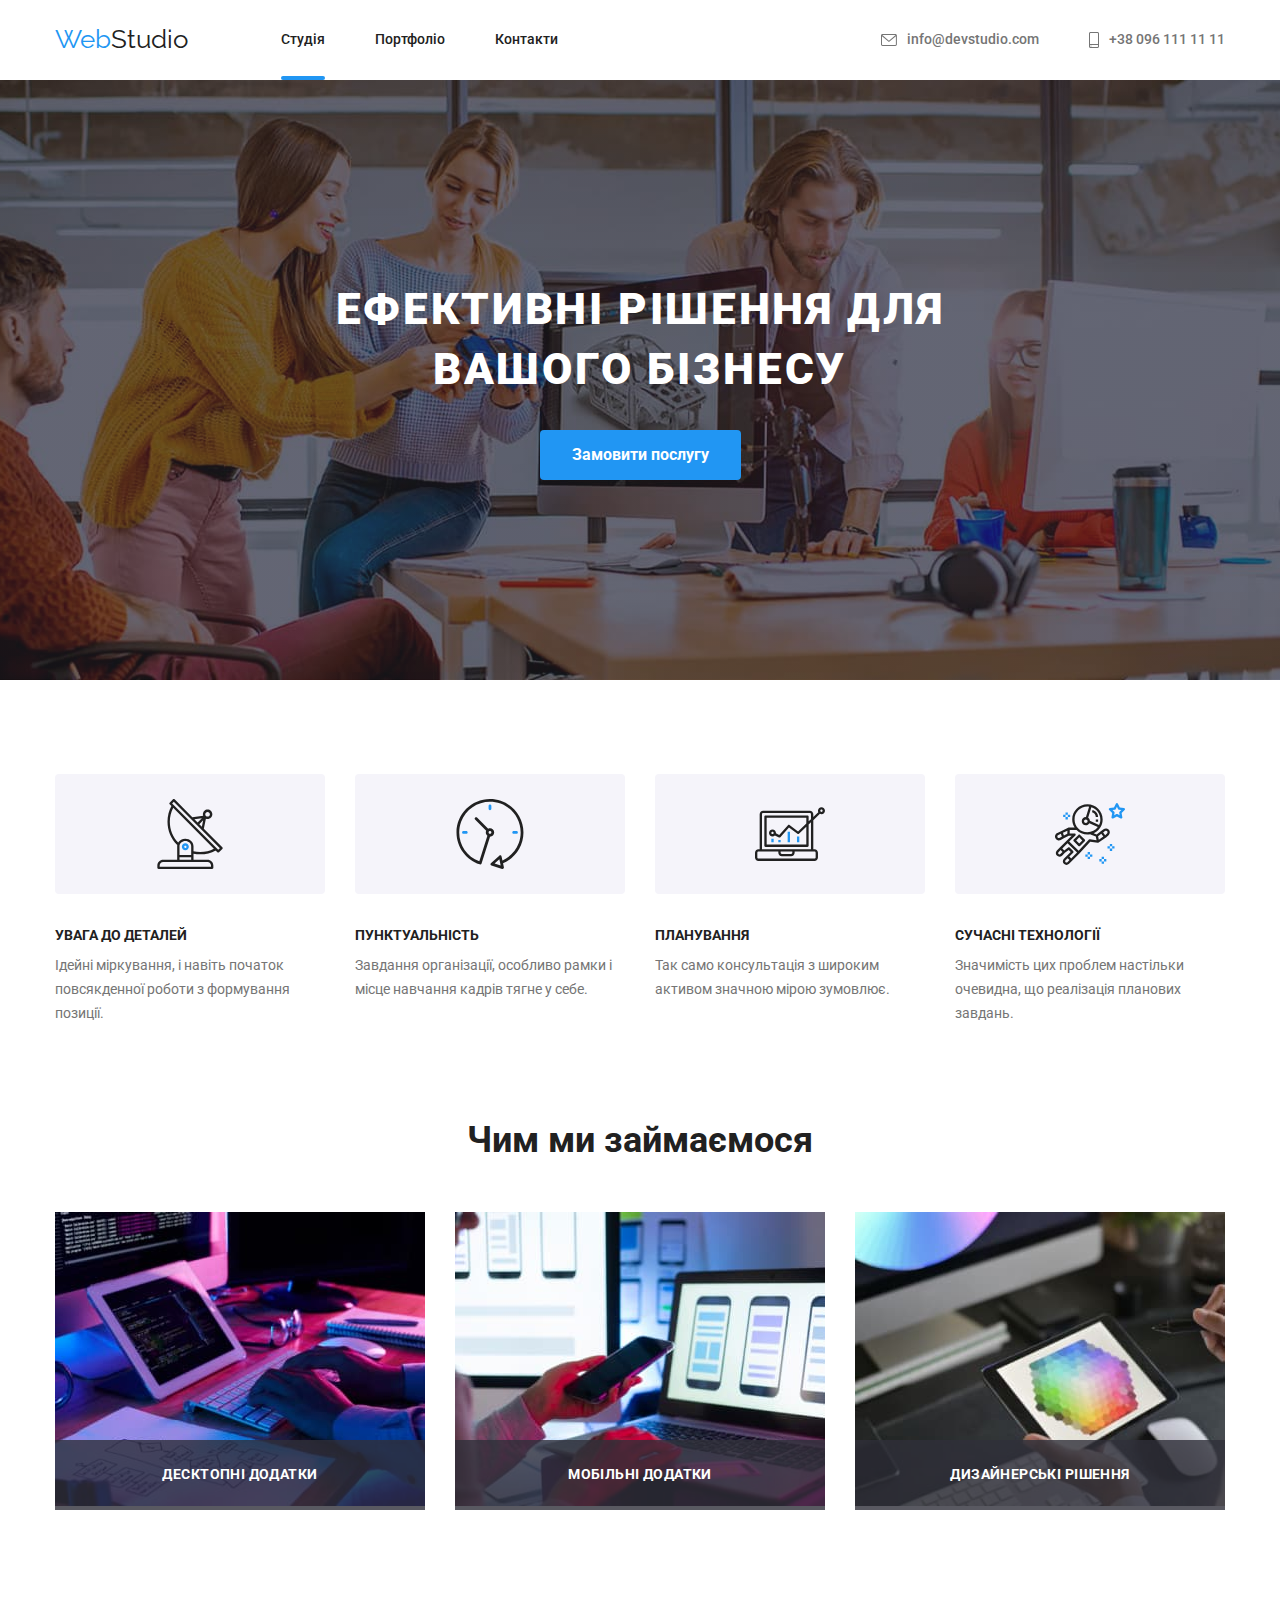
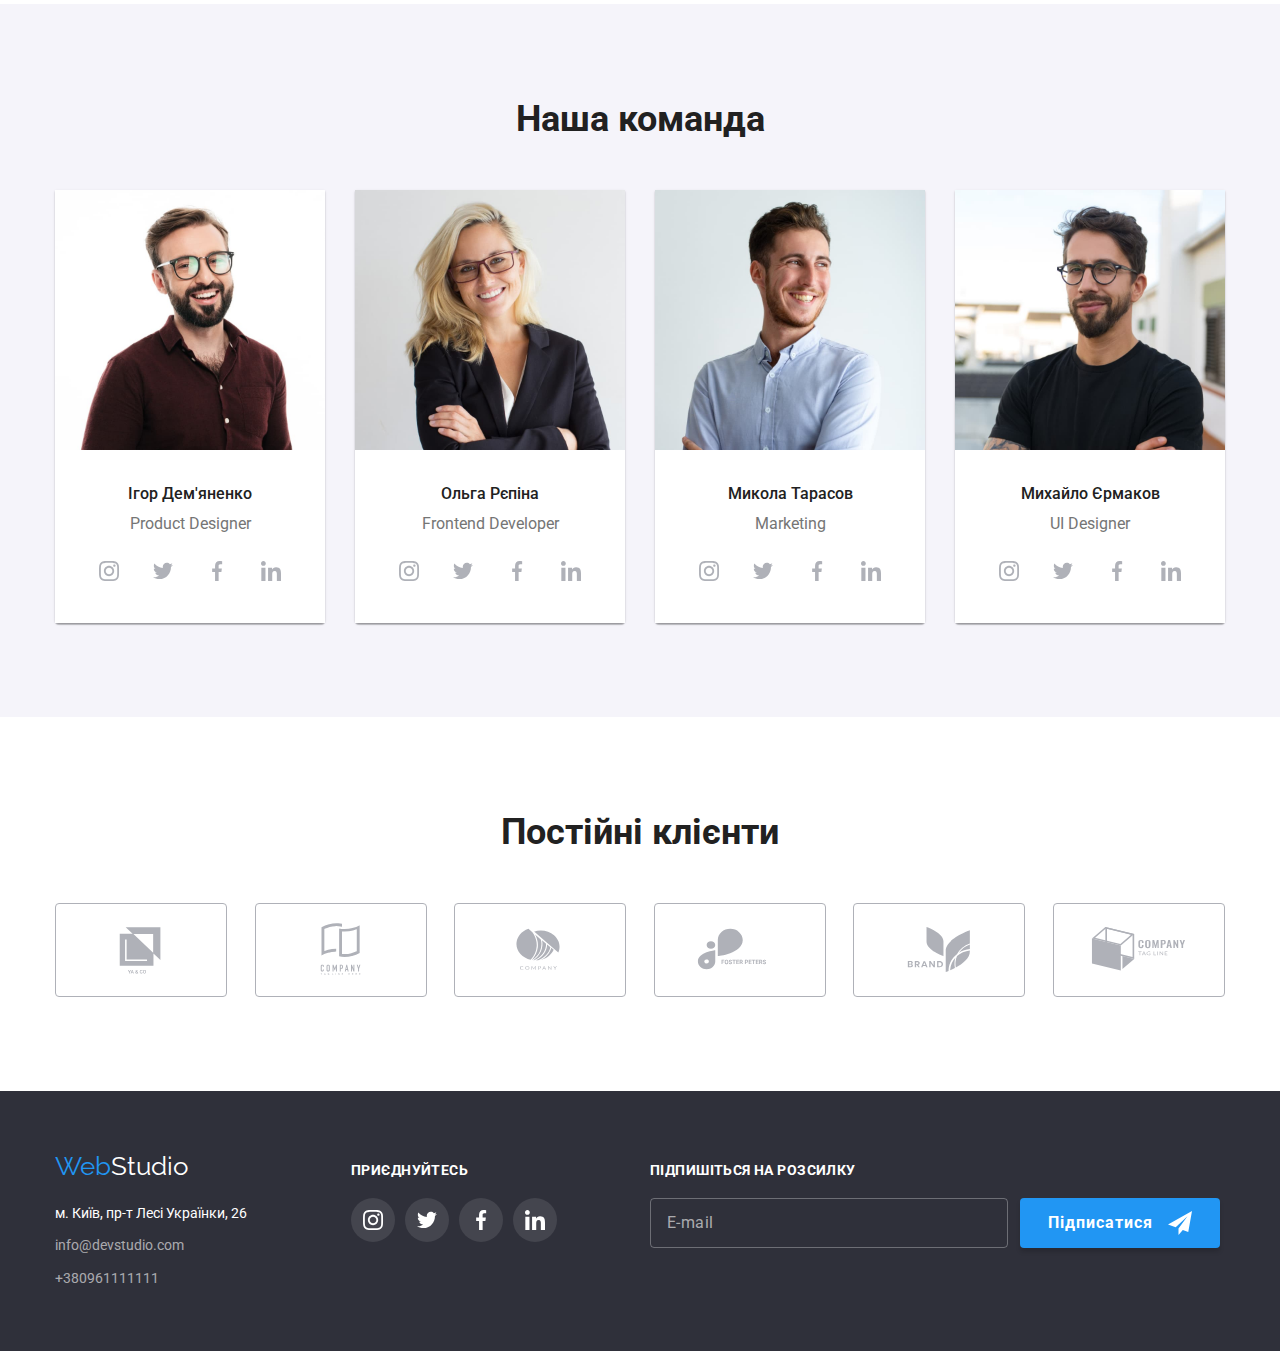
<file: index.html>
<!DOCTYPE html>
<html lang="uk">
  <head>
    <meta charset="UTF-8" />
    <meta http-equiv="X-UA-Compatible" content="IE=edge" />
    <meta name="viewport" content="width=device-width, initial-scale=1.0" />
    <title>Document</title>
    <link rel="preconnect" href="https://fonts.googleapis.com">
    <link rel="preconnect" href="https://fonts.gstatic.com" crossorigin>
    <link href="https://fonts.googleapis.com/css2?family=Raleway:wght@700&family=Roboto:wght@400;500;700;900&display=swap"
      rel="stylesheet">    
    <link rel="stylesheet" href="./css/main.min.css">
    
  </head>
  <body>
    <!-- Шапка -->
    <header class="header">
      <div class="nav-container">
        <nav class="site-nav">
        <a href="./index.html" lang="en" class="logo">Web<span class="logo__accent">Studio</span></a>
        <ul class="site-nav__list">
          <li class="site-nav__item"><a href="" class="site-nav__link current">Студія</a></li>
          <li class="site-nav__item"><a href="./portfolio.html" class="site-nav__link">Портфоліо</a></li>
          <li class="site-nav__item"><a href="" class="site-nav__link">Контакти</a></li>
        </ul>
      </nav>
      <div class="contact-wrap">
        <ul class="contact-wrap__list">
          <li class="contact-wrap__item">
            <a class="contact-wrap__contact" href="mailto:info@devstudio.com">
            <svg class="contact-wrap__icon" width="16" height="16">
              <use href="./images/symbol-defs.svg#icon-envelope"></use>
            </svg>info@devstudio.com</a>
          </li>
          <li class="contact-wrap__item">
            <a class="contact-wrap__contact" href="tel:+380961111111">
              <svg class="contact-wrap__icon" width="10" height="16">
                <use href="./images/symbol-defs.svg#icon-smartphone"></use>
              </svg>+38 096 111 11 11</a>
          </li>
        </ul>
      </div>
    </div>
    </header>
    <main>
      <!-- hero -->
      <section class="hero ">
          <h1 class="hero__title">Ефективні рішення для<br> вашого бізнесу</h1>
          <button type="button" class="hero__button" data-modal-open >Замовити послугу</button>
      </section>
      <!-- feature -->
      <section class="feature">
        <h2 class="feature__hide stealth">Особливості</h2>
        <div class="container">
          <ul class="feature__list">
            <li class="feature__item">
              <svg class="feature__icon" width="270" height="120">
                <use href="./images/symbol-defs.svg#icon-antenna"></use>
              </svg>
              <h3 class="feature__title">УВАГА ДО ДЕТАЛЕЙ</h3>
              <p class="feature__text">
                Ідейні міркування, і навіть початок повсякденної роботи з
                формування позиції.
              </p>
            </li>
            <li class="feature__item">
              <svg class="feature__icon" width="270" height="120">
                <use href="./images/symbol-defs.svg#icon-clock"></use>
              </svg>
              <h3 class="feature__title">ПУНКТУАЛЬНІСТЬ</h3>
              <p class="feature__text">
                Завдання організації, особливо рамки і місце навчання кадрів тягне
                у себе.
              </p>
            </li>
            <li class="feature__item">
              <svg class="feature__icon" width="270" height="120">
                <use href="./images/symbol-defs.svg#icon-diagram"></use>
              </svg>
              <h3 class="feature__title">ПЛАНУВАННЯ</h3>
              <p class="feature__text">
                Так само консультація з широким активом значною мірою зумовлює.
              </p>
            </li>
            <li class="feature__item">
              <svg class="feature__icon" width="270" height="120">
                <use href="./images/symbol-defs.svg#icon-astronaut"></use>
              </svg>
              <h3 class="feature__title">СУЧАСНІ ТЕХНОЛОГІЇ</h3>
              <p class="feature__text">
                Значимість цих проблем настільки очевидна, що реалізація планових
                завдань.
              </p>
            </li>
          </ul>
        </div>
      </section>
      <!-- work -->
      <section class="work">
        <div class="container">
          <h2 class="work__title">Чим ми займаємося</h2>
          <ul class="work__list">
            <li class="work__item">
             <div class="work__tumbe">
              <img src="./images/box1.jpg" alt="фото процесу" width="370" />
              <div class="work__box">
                <p class="work__text">Десктопні додатки</p>
              </div>
            </div>
            </li>
            <li class="work__item">
              <div class="work__tumbe">
                <img src="./images/box2.jpg" alt="фото процесу" width="370" />
                <div class="work__box">
                  <p class="work__text">Мобільні додатки</p>
                </div>
              </div>
            </li>
            <li class="work__item">
              <div class="work__tumbe">
                <img src="./images/box3.jpg" alt="фото процесу" width="370" />
                <div class="work__box">
                  <p class="work__text">Дизайнерські рішення</p>
                </div>
              </div>
            </li>
          </ul>
        </div>
      </section>
      <!-- section -->
      <section class="team">
        <div class="container">
          <h2 class="team__title">Наша команда</h2>
          <ul class="team__list">
            <li class="team__item ">
              <img src="./images/Igor.jpg" alt="Ігор Дем'яненко" width="270" />
              <div class="about-them">
                <h3 class="about-them__title">Ігор Дем'яненко</h3>
                <p class="about-them__text">Product Designer</p>
                <ul class="about-them__list">
                  <li class="about-them__social-item">
                    <a href="" class="about-them__team-link about-them__social-link link" target="_blank" rel="noreferrer noopener">
                      <svg class="about-them__icon-social about-them__team-icon" width="20" height="20">
                        <use href="./images/symbol-defs.svg#icon-instagram"></use>
                      </svg>
                    </a>
                  </li>
                  <li class="about-them__social-item">
                    <a href="" class="about-them__team-link about-them__social-link link" target="_blank" rel="noreferrer noopener">
                      <svg class="about-them__icon-social about-them__team-icon" width="20" height="20">
                        <use href="./images/symbol-defs.svg#icon-twitter"></use>
                      </svg>
                    </a>
                  </li>
                  <li class="about-them__social-item">
                    <a href="" class="about-them__team-link about-them__social-link link" target="_blank" rel="noreferrer noopener">
                      <svg class="about-them__icon-social about-them__team-icon" width="20" height="20">
                        <use href="./images/symbol-defs.svg#icon-facebook"></use>
                      </svg>
                    </a>
                  </li>
                  <li class="about-them__social-item">
                    <a href="" class="about-them__team-link about-them__social-link link" target="_blank" rel="noreferrer noopener">
                      <svg class="about-them__icon-social about-them__team-icon" width="20" height="20">
                        <use href="./images/symbol-defs.svg#icon-linkedin"></use>
                      </svg>
                    </a>
                  </li>
                </ul>
              </div>
            </li>
            <li class="team__item">
              <img src="./images/Olga.jpg" alt="Ольга Рєпіна" width="270" />
              <div class="about-them">
                <h3 class="about-them__title">Ольга Рєпіна</h3>
                <p class="about-them__text">Frontend Developer</p>
                <ul class="about-them__list">
                  <li class="about-them__social-item">
                    <a href="" class="about-them__team-link about-them__social-link link" target="_blank" rel="noreferrer noopener">
                      <svg class="about-them__icon-social about-them__team-icon" width="20" height="20">
                        <use href="./images/symbol-defs.svg#icon-instagram"></use>
                      </svg>
                    </a>
                  </li>
                  <li class="social-item">
                    <a href="" class="about-them__team-link about-them__social-link link" target="_blank" rel="noreferrer noopener">
                      <svg class="about-them__icon-social about-them__team-icon" width="20" height="20">
                        <use href="./images/symbol-defs.svg#icon-twitter"></use>
                      </svg>
                    </a>
                  </li>
                  <li class="social-item">
                    <a href="" class="about-them__team-link about-them__social-link link" target="_blank" rel="noreferrer noopener">
                      <svg class="about-them__icon-social about-them__team-icon" width="20" height="20">
                        <use href="./images/symbol-defs.svg#icon-facebook"></use>
                      </svg>
                    </a>
                  </li>
                  <li class="social-item">
                    <a href="" class="about-them__team-link about-them__social-link link" target="_blank" rel="noreferrer noopener">
                      <svg class="about-them__icon-social about-them__team-icon" width="20" height="20">
                        <use href="./images/symbol-defs.svg#icon-linkedin"></use>
                      </svg>
                    </a>
                  </li>
                </ul>
              </div>
            </li>
            <li class="team__item">
              <img src="./images/Mykola.jpg" alt="Микола Тарасов" width="270" />
              <div class="about-them">
                <h3 class="about-them__title">Микола Тарасов</h3>
                <p class="about-them__text">Marketing</p>
                <ul class="about-them__list">
                  <li class="about-them__social-item">
                    <a href="" class="about-them__team-link about-them__social-link link" target="_blank" rel="noreferrer noopener">
                      <svg class="about-them__icon-social about-them__team-icon" width="20" height="20">
                        <use href="./images/symbol-defs.svg#icon-instagram"></use>
                      </svg>
                    </a>
                  </li>
                  <li class="social-item">
                    <a href="" class="about-them__team-link about-them__social-link link" target="_blank" rel="noreferrer noopener">
                      <svg class="about-them__icon-social about-them__team-icon" width="20" height="20">
                        <use href="./images/symbol-defs.svg#icon-twitter"></use>
                      </svg>
                    </a>
                  </li>
                  <li class="social-item">
                    <a href="" class="about-them__team-link about-them__social-link link" target="_blank" rel="noreferrer noopener">
                      <svg class="about-them__icon-social about-them__team-icon" width="20" height="20">
                        <use href="./images/symbol-defs.svg#icon-facebook"></use>
                      </svg>
                    </a>
                  </li>
                  <li class="social-item">
                    <a href="" class="about-them__team-link about-them__social-link link" target="_blank" rel="noreferrer noopener">
                      <svg class="about-them__icon-social about-them__team-icon" width="20" height="20">
                        <use href="./images/symbol-defs.svg#icon-linkedin"></use>
                      </svg>
                    </a>
                  </li>
                </ul>
              </div>
            </li>
            <li class="team__item">
              <img src="./images/Mikhailo.jpg" alt="Михайло Єрмаков" width="270" />
              <div class="about-them">
                <h3 class="about-them__title">Михайло Єрмаков</h3>
                <p class="about-them__text">UI Designer</p>
                <ul class="about-them__list">
                  <li class="about-them__social-item">
                    <a href="" class="about-them__team-link about-them__social-link link" target="_blank" rel="noreferrer noopener">
                      <svg class="about-them__icon-social about-them__team-icon" width="20" height="20">
                        <use href="./images/symbol-defs.svg#icon-instagram"></use>
                      </svg>
                    </a>
                  </li>
                  <li class="social-item">
                    <a href="" class="about-them__team-link about-them__social-link link" target="_blank" rel="noreferrer noopener">
                      <svg class="about-them__icon-social about-them__team-icon" width="20" height="20">
                        <use href="./images/symbol-defs.svg#icon-twitter"></use>
                      </svg>
                    </a>
                  </li>
                  <li class="social-item">
                    <a href="" class="about-them__team-link about-them__social-link link" target="_blank" rel="noreferrer noopener">
                      <svg class="about-them__icon-social about-them__team-icon" width="20" height="20">
                        <use href="./images/symbol-defs.svg#icon-facebook"></use>
                      </svg>
                    </a>
                  </li>
                  <li class="social-item">
                    <a href="" class="about-them__team-link about-them__social-link link" target="_blank" rel="noreferrer noopener">
                      <svg class="about-them__icon-social about-them__team-icon" width="20" height="20">
                        <use href="./images/symbol-defs.svg#icon-linkedin"></use>
                      </svg>
                    </a>
                  </li>
                </ul>
              </div>
            </li>
          </ul>
        </div>
      </section>
      <!-- client -->
      <section class="client">
        <div class="container">
          <h2 class="client__title">Постійні клієнти</h2>
          <ul class="client__list">
            <li class="client__item">
              <a href="" class="client__link link" target="_blank" rel="noreferrer noopener">
                <svg class="client__icon" width="170" height="92">
                  <use href="./images/symbol-defs.svg#icon-Logo"></use>
                </svg>
              </a>
            </li>
            <li class="client-item">
              <a href="" class="client__link link" target="_blank" rel="noreferrer noopener">
                <svg class="client__icon" width="170" height="92">
                  <use href="./images/symbol-defs.svg#icon-company"></use>
                </svg>
              </a>
            </li>
            <li class="client-item">
              <a href="" class="client__link link" target="_blank" rel="noreferrer noopener">
                <svg class="client__icon" width="170" height="92">
                  <use href="./images/symbol-defs.svg#icon-companypr"></use>
                </svg>
              </a>
            </li>
            <li class="client-item">
              <a href="" class="client__link link" target="_blank" rel="noreferrer noopener">
                <svg class="client__icon" width="170" height="92">
                  <use href="./images/symbol-defs.svg#icon-foster"></use>
                </svg>
              </a>
            </li>
            <li class="client-item">
              <a href="" class="client__link link" target="_blank" rel="noreferrer noopener">
                <svg class="client__icon" width="170" height="92">
                  <use href="./images/symbol-defs.svg#icon-brand"></use>
                </svg>
              </a>
            </li>
            <li class="client-item">
              <a href="" class="client__link link" target="_blank" rel="noreferrer noopener">
                <svg class="client__icon" width="170" height="92">
                  <use href="./images/symbol-defs.svg#icon-tagline"></use>
                </svg>
              </a>
            </li>
          </ul>
        </div>
      </section>
    </main>
    <footer class="footer">
      <div class="footer__block container">
        <div class=" footer__box">
        <a href="WebStudio" class="logo">Web<span class="footer__accent">Studio</span></a>
        <address class="footer__text">
          <ul class="footer__list">
            <li class="footer__contact">
              <a href="https://www.google.com/maps/@34.6805606,33.0451237,15z?hl=ru" target="_blank"
                rel="noreferrer noopener" class="footer__address">м. Київ, пр-т Лесі Українки, 26</a>
            </li>
            <li class="footer__contact">
              <a href="mailto:info@devstudio.com" class="footer__info">info@devstudio.com</a>
            </li>
            <li class="footer__contact">
              <a href="tel:+380961111111" class="footer__info">+380961111111</a>
            </li>
          </ul>
        </address>
      </div>
<div class="footer-join footer__box">
  <h2 class="footer-join__title">приєднуйтесь</h2>
  <ul class="footer-join__list">
    <li class="footer-join__item">
      <a href="" class="footer-join__link"
      target="_blank"
      rel="noreferrer noopener">
        <svg class="footer-join__icon" width="20" height="20">
          <use href="./images/symbol-defs.svg#icon-instagram"></use>
        </svg>
      </a>
    </li>
    <li class="footer-join__item">
      <a href="" class="footer-join__link"
      target="_blank"
      rel="noreferrer noopener">
        <svg class="footer-join__icon" width="20" height="20">
          <use href="./images/symbol-defs.svg#icon-twitter"></use>
        </svg>
      </a>
    </li>
    <li class="footer-join__item">
      <a href="" class="footer-join__link"
      target="_blank"
      rel="noreferrer noopener">
        <svg class="footer-join__icon" width="20" height="20">
          <use href="./images/symbol-defs.svg#icon-facebook"></use>
        </svg>
      </a>
    </li>
    <li class="footer-join__item">
      <a href="" class="footer-join__link"
      target="_blank"
      rel="noreferrer noopener">
        <svg class="footer-join__icon" width="20" height="20">
          <use href="./images/symbol-defs.svg#icon-linkedin"></use>
        </svg>
      </a>
    </li>
  </ul>
</div>
<!-- Підписатися на розсилку -->
<div class="footer-sub">
  <h2 class="footer-sub__title">Підпишіться на розсилку</h2>
  <form name="footer-sub__form">
    <div class="footer-sub__container">
      <label class="footer-sub__label">
        <input class="footer-sub__input" type="email" placeholder="E-mail" name="subscribe-email">
      </label>
      <button class="footer-sub__submit" type="submit">Підписатися
        <svg class="footer-sub__icon" width="24" height="24">
          <use href="./images/symbol-defs.svg#icon-icon-send"></use>
        </svg></button>
    </div>
  </form>
</div>
</div>
    </footer>
    <!-- Модальне вікно -->
    <div class="backdrop is-hidden" data-modal>
      <div class="modal">
        <button class="modal__close" data-modal-close>
          <svg class="icon-modal" width="18" height="18">
            <use href="./images/symbol-defs.svg#icon-close-black"></use>
          </svg>
        </button>
      
    <!-- Форма вікна -->
    <form class="feedback-form" name="feedback-form">
              <strong class="feedback-form__title">Залиште свої дані, ми вам передзвонимо</strong>
      <div class="">
        <ul class="feedback-form__list">
          <li class="feedback-form__item">
            <label class="feedback-form__lable">
              <span class="feedback-form__text">Ім'я</span>
              <input class="feedback-form__input" type="text" name="feedback-name">
              <svg class="feedback-form__icon" width="18" height="18">
                <use href="./images/symbol-defs.svg#icon-person-black"></use>
              </svg>
            </label>
          </li>
          <li class="feedback-form__item">
            <label class="feedback-form__lable">
              <span class="feedback-form__text">Телефон</span>
              <input class="feedback-form__input" type="tel" name="feedback-tel">
              <svg class="feedback-form__icon" width="18" height="18">
                <use href="./images/symbol-defs.svg#icon-phone-black"></use>
              </svg>
            </label>
          </li>
          <li class="feedback-form__item">
            <label class="feedback-form__lable">
              <span class="feedback-form__text">Пошта</span>
              <input class="feedback-form__input" type="email" name="feedback-email">
              <svg class="feedback-form__icon" width="18" height="18">
                <use href="./images/symbol-defs.svg#icon-email"></use>
              </svg>
            </label>
          </li>
          <li class="feedback-form__item">
            <label class="feedback-form__lable">
              <span class="feedback-form__text">Коментар</span>
              <textarea class="feedback-form__textarea feedback-form__input" name="feedback-comment" rows="10"
                placeholder="Введіть текст"></textarea>
            </label>
          </li>
        </ul>
       <div class="checkbox">
        <label class="checkbox__label">
          <input class="checkbox__input" type="checkbox">
          <svg class="checkbox__icon" width="16" height="15">
            <use href="./images/symbol-defs.svg#icon-icon-check"></use>
          </svg>
        </label>
        <p class="checkbox__text">Погоджуюся з розсилкою та приймаю <a class="checkbox__link" href="">Умови договору</a></p>
       </div>
      </div>
      <button class="feedback__submit button-primary" type="submit">Відправити</button>
    </form>
    </div>
    </div>
    <script src="./js/modal.js"></script>
  </body>
</html>
</file>
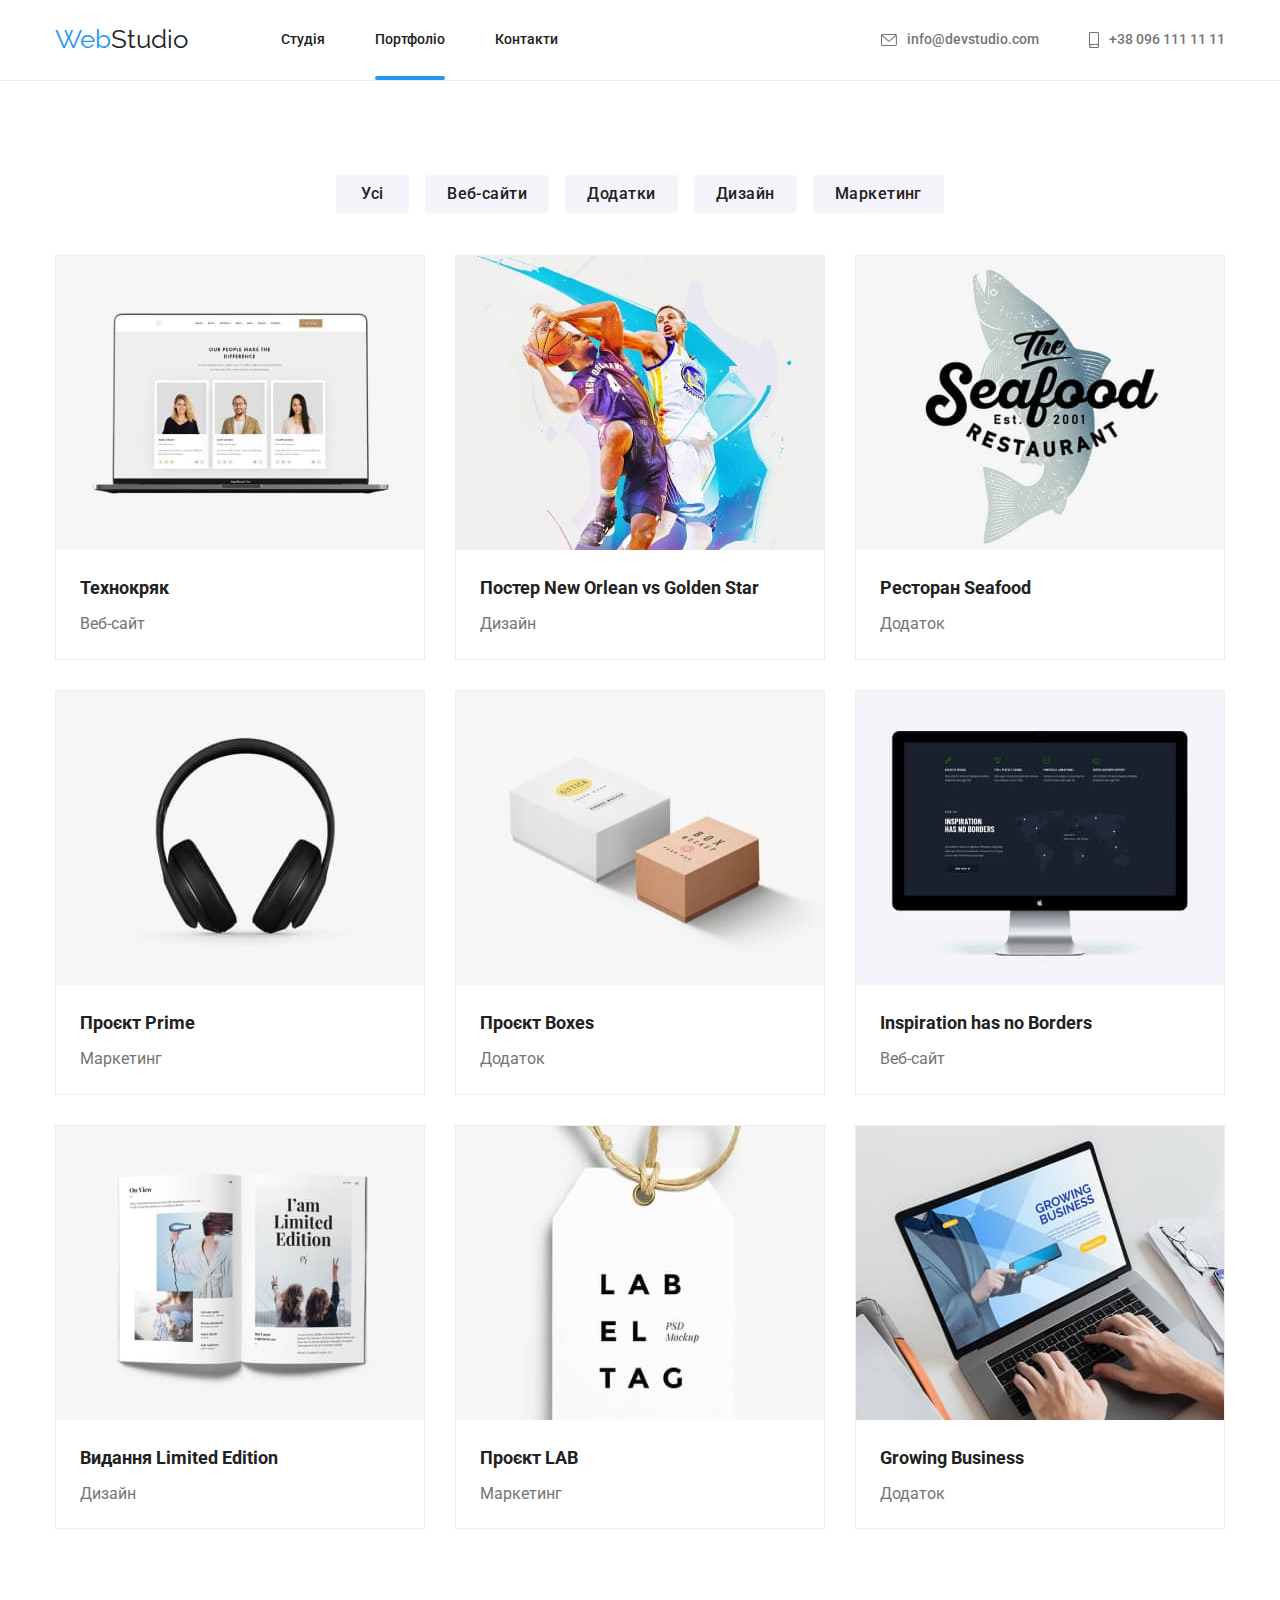
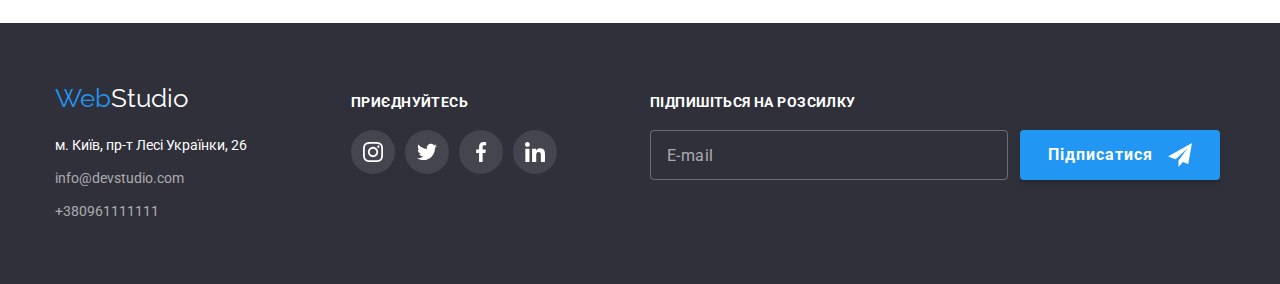
<file: portfolio.html>
<!DOCTYPE html>
<html lang="uk">

<head>
    <meta charset="UTF-8">
    <meta http-equiv="X-UA-Compatible" content="IE=edge">
    <meta name="viewport" content="width=device-width, initial-scale=1.0">
    <title>Portfolio</title>
    <link rel="preconnect" href="https://fonts.googleapis.com">
    <link rel="preconnect" href="https://fonts.gstatic.com" crossorigin>
    <link href="https://fonts.googleapis.com/css2?family=Raleway:wght@700&family=Roboto:wght@400;500;700;900&display=swap"
        rel="stylesheet">
    <link rel="stylesheet" href="https://cdnjs.cloudflare.com/ajax/libs/modern-normalize/1.1.0/modern-normalize.min.css">
    <link rel="stylesheet" href="./css/portfolio.min.css">
</head>

<body>
    <!-- Шапка -->
    <header class="header-portfolio">
        <div class="nav-container">
        <nav class="site-nav">
            <a href="./index.html" lang="en" class="logo">Web<span class="logo__accent">Studio</span></a>
            <ul class="site-nav__list">
                <li class="site-nav__item"><a href="./index.html" class="site-nav__link ">Студія</a></li>
                <li class="site-nav__item"><a href="" class="site-nav__link current">Портфоліо</a></li>
                <li class="site-nav__item"><a href="" class="site-nav__link">Контакти</a></li>
            </ul>
        </nav>
            <div class="contact-wrap">
                <ul class="contact-wrap__list">
                    <li class="contact-wrap__item">
                        <a class="contact-wrap__contact" href="mailto:info@devstudio.com">
                            <svg class="contact-wrap__icon" width="16" height="16">
                                <use href="./images/symbol-defs.svg#icon-envelope"></use>
                            </svg>info@devstudio.com</a>
                    </li>
                    <li class="contact-wrap__item">
                        <a class="contact-wrap__contact" href="tel:+380961111111">
                            <svg class="contact-wrap__icon" width="10" height="16">
                                <use href="./images/symbol-defs.svg#icon-smartphone"></use>
                            </svg>+38 096 111 11 11</a>
                    </li>
                </ul>
            </div>
            </div>
    </header>
    <main>
        <section class="main">
            <h1 class="main__hide stealth">Портфоліо</h1>
            <div class="container">
                <ul class="main__list">
                    <li class="main__item">
                    <button class="main__menu" type="button">Усі</button>
                </li>
                <li class="main__item">
                    <button class="main__menu" type="button">Веб-сайти</button>
                </li>
                <li class="main__item">
                    <button class="main__menu" type="button">Додатки</button>
                </li>
                <li class="main__item">
                    <button class="main__menu" type="button">Дизайн</button>
                </li>
                <li class="main__item">
                    <button class="main__menu" type="button">Маркетинг</button>
                </li>
            </ul>

            </div>
            
            <div class="portfolio">
                <ul class="portfolio__list">
                    <li class="portfolio__item">
                        <a class="portfolio__link" href="">
                            <div class="portfolio-block">
                            <img class="portfolio-block__image" src="./images/texno.jpg" alt="Технокряк" width="370">
                            <div class="portfolio-block__overflow">
                            Ресурс пропонує комплексні пропозиції з різним рівнем функціоналу та сервісів. Все це дозволить відвідувачу отримати
                            вичерпні відомості про компанію чи приватну особу.
                            </div>
                            </div>
                            <div class="portfolio-about">
                                <h2 class="portfolio-about__title">Технокряк</h2>
                                <p class="portfolio-about__text">Веб-сайт</p>
                            </div>
                        </a>
                    </li>
                    <li class="portfolio__item">
                        <a class="portfolio__link" href="">
                        <div class="portfolio-block">
                            <img class="portfolio-block__image" src="./images/porter.jpg"
                                alt="Постер New Orlean vs Golden Star" width="370">
                                <div class="portfolio-block__overflow">
                                    Ресурс пропонує комплексні пропозиції з різним рівнем функціоналу та сервісів. Все це дозволить відвідувачу отримати
                                    вичерпні відомості про компанію чи приватну особу.
                                </div>
                        </div>
                            <div class="portfolio-about">
                                <h2 class="portfolio-about__title">Постер <span lang="en">New Orlean vs Golden Star</span></h2>
                                <p class="portfolio-about__text">Дизайн</p>
                            </div>
                        </a>
                    </li>
                    <li class="portfolio__item">
                        <a href="" class="portfolio__link">
                        <div class="portfolio-block">
                            <img class="portfolio-block__image" src="./images/restorant.jpg" alt="Ресторан Seafood"
                                width="370">
                                <div class="portfolio-block__overflow">
                                    Ресурс пропонує комплексні пропозиції з різним рівнем функціоналу та сервісів. Все це дозволить відвідувачу отримати
                                    вичерпні відомості про компанію чи приватну особу.
                                </div>
                            </div>
                            <div class="portfolio-about">
                                <h2 class="portfolio-about__title">Ресторан <span lang="en">Seafood</span></h2>
                                <p class="portfolio-about__text">Додаток</p>
                            </div>
                        </a>
                    </li>
                    <li class="portfolio__item">
                        <a href="" class="portfolio__link">
                        <div class="portfolio-block">
                            <img class="portfolio-block__image" src="./images/proekt.jpg" alt="Проєкт Prime" width="370">
                            <div class="portfolio-block__overflow">
                                Ресурс пропонує комплексні пропозиції з різним рівнем функціоналу та сервісів. Все це дозволить відвідувачу отримати
                                вичерпні відомості про компанію чи приватну особу.
                            </div>
                        </div>
                            <div class="portfolio-about">
                                <h2 class="portfolio-about__title">Проєкт <span lang="en">Prime</span></h2>
                                <p class="portfolio-about__text">Маркетинг</p>
                            </div>
                        </a>
                    </li>
                    <li class="portfolio__item">
                        <a href="" class="portfolio__link">
                        <div class="portfolio-block">
                            <img class="portfolio-block__image" src="./images/proektbox.jpg" alt="Проєкт Boxes" width="370">
                            <div class="portfolio-block__overflow">
                                Ресурс пропонує комплексні пропозиції з різним рівнем функціоналу та сервісів. Все це дозволить відвідувачу отримати
                                вичерпні відомості про компанію чи приватну особу.
                            </div>
                        </div>
                            <div class="portfolio-about">
                                <h2 class="portfolio-about__title">Проєкт <span lang="en">Boxes</span></h2>
                                <p class="portfolio-about__text">Додаток</p>
                            </div>
                        </a>
                    </li>
                    <li class="portfolio__item">
                        <a href="" class="portfolio__link">
                        <div class="portfolio-block">
                            <img class="portfolio-block__image" src="./images/inspiration.jpg" alt="Inspiration has no Borders"
                                width="370">
                                <div class="portfolio-block__overflow">
                                    Ресурс пропонує комплексні пропозиції з різним рівнем функціоналу та сервісів. Все це дозволить відвідувачу отримати
                                    вичерпні відомості про компанію чи приватну особу.
                                </div>
                            </div>
                            <div class="portfolio-about">
                                <h2 lang="en" class="portfolio-about__title">Inspiration has no Borders</h2>
                                <p class="portfolio-about__text">Веб-сайт</p>
                        </div>
                        </a>
                    </li>
                    <li class="portfolio__item">
                        <a href="" class="portfolio__link">
                        <div class="portfolio-block">
                            <img class="portfolio-block__image" src="./images/vidannia.jpg" alt="Видання Limited Edition"
                                width="370">
                                <div class="portfolio-block__overflow">
                                    Ресурс пропонує комплексні пропозиції з різним рівнем функціоналу та сервісів. Все це дозволить відвідувачу отримати
                                    вичерпні відомості про компанію чи приватну особу.
                                </div>
                            </div>
                            <div class="portfolio-about">
                                <h2 class="portfolio-about__title">Видання <span lang="en">Limited Edition</span></h2>
                                <p class="portfolio-about__text">Дизайн</p>
                            </div>
                        </a>
                    </li>
                    <li class="portfolio__item">
                        <a href="" class="portfolio__link">
                        <div class="portfolio-block">
                            <img class="portfolio-block__image" src="./images/proektlab.jpg" alt="Проєкт LAB" width="370">
                            <div class="portfolio-block__overflow">
                                Ресурс пропонує комплексні пропозиції з різним рівнем функціоналу та сервісів. Все це дозволить відвідувачу отримати
                                вичерпні відомості про компанію чи приватну особу.
                            </div>
                        </div>
                            <div class="portfolio-about">
                                <h2 class="portfolio-about__title">Проєкт <span lang="en">LAB</span></h2>
                                <p class="portfolio-about__text">Маркетинг</p>
                            </div>
                        </a>
                    </li>
                    <li class="portfolio__item">
                        <a href="" class="portfolio__link">
                       <div class="portfolio-block">
                        <img class="portfolio-block__image" src="./images/growing.jpg" alt="Growing Business" width="370">
                        <div class="portfolio-block__overflow">
                            Ресурс пропонує комплексні пропозиції з різним рівнем функціоналу та сервісів. Все це дозволить відвідувачу отримати
                            вичерпні відомості про компанію чи приватну особу.
                        </div>
                        </div>
                            <div class="portfolio-about">
                                <h2 lang="en" class="portfolio-about__title">Growing Business</h2>
                                <p class="portfolio-about__text">Додаток</p>
                            </div>
                        </a>
                    </li>
                </ul>
            </div>

        </section>
    </main>
    <footer class="footer">
        <div class="footer__block container">
            <div class=" footer__box">
                <a href="WebStudio" class="logo">Web<span class="footer__accent">Studio</span></a>
                <address class="footer__text">
                    <ul class="footer__list">
                        <li class="footer__contact">
                            <a href="https://www.google.com/maps/@34.6805606,33.0451237,15z?hl=ru" target="_blank"
                                rel="noreferrer noopener" class="footer__address">м. Київ, пр-т Лесі Українки, 26</a>
                        </li>
                        <li class="footer__contact">
                            <a href="mailto:info@devstudio.com" class="footer__info">info@devstudio.com</a>
                        </li>
                        <li class="footer__contact">
                            <a href="tel:+380961111111" class="footer__info">+380961111111</a>
                        </li>
                    </ul>
                </address>
            </div>
            <div class="footer-join footer__box">
                <h2 class="footer-join__title">приєднуйтесь</h2>
                <ul class="footer-join__list">
                    <li class="footer-join__item">
                        <a href="" class="footer-join__link link" target="_blank" rel="noreferrer noopener">
                            <svg class="footer-join__icon" width="20" height="20">
                                <use href="./images/symbol-defs.svg#icon-instagram"></use>
                            </svg>
                        </a>
                    </li>
                    <li class="footer-join__item">
                        <a href="" class="footer-join__link link" target="_blank" rel="noreferrer noopener">
                            <svg class="footer-join__icon" width="20" height="20">
                                <use href="./images/symbol-defs.svg#icon-twitter"></use>
                            </svg>
                        </a>
                    </li>
                    <li class="footer-join__item">
                        <a href="" class="footer-join__link link" target="_blank" rel="noreferrer noopener">
                            <svg class="footer-join__icon" width="20" height="20">
                                <use href="./images/symbol-defs.svg#icon-facebook"></use>
                            </svg>
                        </a>
                    </li>
                    <li class="footer-join__item">
                        <a href="" class="footer-join__link link" target="_blank" rel="noreferrer noopener">
                            <svg class="footer-join__icon" width="20" height="20">
                                <use href="./images/symbol-defs.svg#icon-linkedin"></use>
                            </svg>
                        </a>
                    </li>
                </ul>
            </div>
            <!-- Підписатися на розсилку -->
            <div class="footer-sub">
                <h2 class="footer-sub__title">Підпишіться на розсилку</h2>
                <form name="footer-sub__form">
                    <div class="footer-sub__container">
                        <label class="footer-sub__label">
                            <input class="footer-sub__input" type="email" placeholder="E-mail" name="subscribe-email">
                        </label>
                        <button class="footer-sub__submit" type="submit">Підписатися
                            <svg class="footer-sub__icon" width="24" height="24">
                                <use href="./images/symbol-defs.svg#icon-icon-send"></use>
                            </svg></button>
                    </div>
                </form>
            </div>
        </div>
    </footer>
    <script src="./js/modal.js"></script>
</body>

</html>
</file>
<file: css/main.min.css>
:root{--primary-text-color: #757575;--title-text-color: #212121;--white-color: #FFFFFF;--blue-color: #2196F3;--hero-background-color: #2F303A;--second-background-color: #F5F4FA;--second-white-color: rgba(255, 255, 255, 0.6);--color-icon: #AFB1B8;--cubic: cubic-bezier(0.4, 0, 0.2, 1)}/*! modern-normalize v1.1.0 | MIT License | https://github.com/sindresorhus/modern-normalize */*,::after,::before{box-sizing:border-box}html{-moz-tab-size:4;-o-tab-size:4;tab-size:4}html{line-height:1.15;-webkit-text-size-adjust:100%}body{margin:0}body{font-family:system-ui,-apple-system,"Segoe UI",Roboto,Helvetica,Arial,sans-serif,"Apple Color Emoji","Segoe UI Emoji"}hr{height:0;color:inherit}abbr[title]{-webkit-text-decoration:underline dotted;text-decoration:underline dotted}b,strong{font-weight:bolder}code,kbd,pre,samp{font-family:ui-monospace,SFMono-Regular,Consolas,"Liberation Mono",Menlo,monospace;font-size:1em}small{font-size:80%}sub,sup{font-size:75%;line-height:0;position:relative;vertical-align:baseline}sub{bottom:-0.25em}sup{top:-0.5em}table{text-indent:0;border-color:inherit}button,input,optgroup,select,textarea{font-family:inherit;font-size:100%;line-height:1.15;margin:0}button,select{text-transform:none}[type=button],[type=reset],[type=submit],button{-webkit-appearance:button}::-moz-focus-inner{border-style:none;padding:0}:-moz-focusring{outline:1px dotted ButtonText}:-moz-ui-invalid{box-shadow:none}legend{padding:0}progress{vertical-align:baseline}::-webkit-inner-spin-button,::-webkit-outer-spin-button{height:auto}[type=search]{-webkit-appearance:textfield;outline-offset:-2px}::-webkit-search-decoration{-webkit-appearance:none}::-webkit-file-upload-button{-webkit-appearance:button;font:inherit}summary{display:list-item}body{background-color:var(--white-color);color:var(--primary-text-color);font-family:Roboto,sans-serif}h1,h2,h3,h4,h5,h6{margin:0}p{margin:0}ul{margin:0;padding:0;list-style:none}section{padding-top:94px;padding-bottom:94px}*,*::after,*::before{box-sizing:border-box}.container,.footer__block,.nav-container{width:1200px;padding-left:15px;padding-right:15px;margin:0 auto}.section{padding-top:94px;padding-bottom:94px}.stealth,.feature__hide{position:absolute;width:1px;height:1px;margin:-1px;padding:0;overflow:hidden;border:0;clip:rect(0 0 0 0)}.list,.footer__list,.work__list{list-style:none}.link,.site-nav__link{display:block;text-decoration:none;color:inherit;transition:color 250ms var(--cubic)}.section{padding-bottom:94px}.logo{color:var(--blue-color);font-family:Raleway;font-size:26px;line-height:1.19;text-decoration:none;margin-right:93px}.logo__accent{color:var(--title-text-color);font-family:"Raleway";font-size:26px;line-height:1.2}.nav-container{display:flex;align-items:center}.header-portfolio{border-bottom:1px solid #ececec}.site-nav{display:flex;align-items:center}.site-nav__list{display:flex;align-items:center;margin-left:93px;margin-left:auto;gap:50px}.site-nav__link{position:relative;display:block;padding-top:32px;padding-bottom:32px;color:var(--title-text-color);font-weight:500;font-size:14px;line-height:1.14;text-decoration:none;transition-property:color;transition-duration:250ms;transition-timing-function:var(--cubic)}.site-nav .site-nav__link:hover,.site-nav .site-nav__link:focus{color:var(--blue-color)}.site-nav .current::after{position:absolute;content:"";display:block;left:0;bottom:0;width:100%;height:4px;background-color:var(--blue-color);border-radius:2px}.contact-wrap{display:flex;gap:50px;margin-left:auto}.contact-wrap__list{display:flex;align-items:center;margin-left:93px;margin-left:auto;gap:50px}.contact-wrap__item{position:relative;display:block;padding-top:32px;padding-bottom:32px}.contact-wrap__contact{color:var(--primary-text-color);display:flex;align-items:center;font-weight:500;font-size:14px;line-height:1.14;text-decoration:none;transition:color 250ms var(--cubic)}.contact-wrap__contact:hover,.contact-wrap__contact:focus{color:var(--blue-color)}.contact-wrap__icon{vertical-align:text-bottom;margin-right:10px;fill:currentColor}.nav-item>.link,.nav-item>.site-nav__link,.contacts-item>.link,.contacts-item>.site-nav__link{position:relative;display:block;padding-top:32px;padding-bottom:32px}.hero{display:flex;flex-direction:column;justify-content:center;align-items:center;padding-top:200px;padding-bottom:200px;background-color:var(--hero-background-color);text-align:center;max-width:1600px;margin:0 auto;background-image:linear-gradient(rgba(47, 48, 58, 0.4), rgba(47, 48, 58, 0.4)),url(../images/bghero.jpg);background-repeat:no-repeat;background-position:center}.hero__title{color:var(--white-color);font-weight:900;font-size:44px;line-height:1.36;text-transform:uppercase;letter-spacing:.06em;margin-bottom:30px}.hero__button{color:var(--white-color);background-color:var(--blue-color);cursor:pointer;font-family:inherit;font-weight:700;font-size:16px;line-height:1.88;align-items:center;text-align:center;padding:10px 32px;border-radius:4px;border:none;transition:background-color 250ms var(--cubic)}.hero__button:hover,.hero__button:focus{box-shadow:0px 4px 4px rgba(0,0,0,.15)}.feature{padding-bottom:0}.feature__list{display:flex;margin:-15px}.feature__item{width:270px;margin:15px}.feature__icon{border-radius:4px;padding:25px 100px;margin-bottom:30px;background-color:var(--second-background-color)}.feature__title{color:var(--title-text-color);font-weight:700;font-size:14px;line-height:1.14;margin-bottom:10px}.feature__text{font-weight:400;font-size:14px;line-height:1.7;margin-top:10px}.work__title{color:var(--title-text-color);font-weight:700;font-size:36px;line-height:1.17;text-align:center;margin-bottom:50px}.work__list{display:flex;justify-content:space-between;margin:-15px}.work__item{margin:15px}.work__tumbe{position:relative;overflow:hidden}.work__box{display:flex;align-items:center;position:absolute;bottom:0;width:100%;height:70px;background-color:rgba(47,48,58,.8)}.work__text{width:100%;font-weight:700;font-size:14px;line-height:1.14;text-align:center;letter-spacing:.03em;text-transform:uppercase;color:var(--white-color)}.team{background-color:var(--second-background-color)}.team__list{display:flex;justify-content:space-between;margin:-15px}.team__title{color:var(--title-text-color);font-weight:700;font-size:36px;line-height:1.17;text-align:center;margin-bottom:50px}.team__item{display:block;margin:15px;background-color:var(--white-color);border-radius:0px 0px 4px 4px;box-shadow:0px 1px 3px rgba(0,0,0,.12),0px 1px 1px rgba(0,0,0,.14),0px 2px 1px rgba(0,0,0,.2)}.about-them{padding-top:30px;padding-bottom:30px;text-align:center;background-color:#fff}.about-them__title{color:var(--title-text-color);font-weight:500;font-size:16px;line-height:1.19}.about-them__list{display:flex;justify-content:space-between;padding-left:32px;padding-right:32px;margin-top:16px}.about-them__text{color:var(--primary-text-color);font-weight:400;font-size:16px;line-height:1.19;margin-top:10px}.about-them__social-link{width:44px;height:44px;border-radius:50%;display:flex;align-items:center;transition-property:background-color;transition-duration:250ms;transition-timing-function:var(--cubic)}.about-them__icon-social{width:100%;transition-property:fill;transition-duration:250ms;transition-timing-function:var(--cubic)}.about-them__team-icon{fill:var(--color-icon)}.about-them__team-link:hover .about-them__team-icon,.about-them__team-link:focus .about-them__team-icon{fill:var(--white-color)}.about-them__team-link:hover,.about-them__team-link:focus{background-color:var(--blue-color)}.client__title{color:var(--title-text-color);font-weight:700;font-size:36px;line-height:1.17;text-align:center;margin-bottom:50px}.client__list{display:flex;justify-content:space-between}.client__link{border:1px solid var(--color-icon);border-radius:4px;transition-property:border-color;transition-duration:250ms;transition-timing-function:var(--cubic)}.client__icon{display:block;padding:16px 32px;fill:var(--color-icon);transition-property:fill;transition-duration:250ms;transition-timing-function:var(--cubic)}.client__link:hover,.client__link:focus{border-color:var(--blue-color)}.client__link:hover .client__icon,.client__link:focus .client__icon{fill:var(--blue-color)}.client__icon:hover,.client__icon:focus{fill:var(--blue-color)}.footer{background-color:var(--hero-background-color);padding-top:60px;padding-bottom:60px}.footer__block{display:flex;align-items:baseline}.footer__box:nth-child(2){width:206px;margin-left:70px}.footer__accent{color:var(--white-color)}.footer__text{font-style:normal}.footer__contact{margin-top:20px}.footer__contact+.footer__contact{margin-top:9px}.footer__address{color:var(--white-color);text-decoration:none;font-style:normal;font-weight:400;font-size:14px;line-height:1.7;transition:color 250ms var(--cubic)}.footer__address:hover,.footer__address:focus{color:var(--blue-color)}.footer__info{color:var(--second-white-color);text-decoration:none;font-style:normal;font-weight:400;font-size:14px;line-height:1.7;transition:color 250ms var(--cubic)}.footer__info:hover,.footer__info:focus{color:var(--blue-color)}.footer-join__title{margin-bottom:20px;font-family:"Roboto",sans-serif;font-weight:700;font-size:14px;line-height:1.1428571429;letter-spacing:.03em;text-transform:uppercase;color:var(--white-color)}.footer-join__list{display:flex;justify-content:space-between}.footer-join__item{border-radius:50%}.footer-join__item:hover,.footer-join__item:focus{background-color:var(--blue-color);transition:fill,background-color 250ms var(--cubic),transform 250ms var(--cubic)}.footer-join__link{display:flex;align-items:center;background-color:rgba(255,255,255,.1);width:44px;height:44px;border-radius:50%}.footer-join__link{fill:var(--white-color)}.footer-join__link:hover,.footer-join__link:focus{background-color:var(--blue-color);transition:fill,background-color 250ms var(--cubic),transform 250ms var(--cubic)}.footer-join__icon{align-items:center;justify-content:center;width:100%}.footer-sub{margin-left:93px}.footer-sub__title{margin-bottom:20px;font-family:"Roboto",sans-serif;font-weight:700;font-size:14px;line-height:1.1428571429;letter-spacing:.03em;text-transform:uppercase;color:var(--white-color)}.footer-sub__container{display:flex}.footer-sub__input{width:358px;height:50px;border:1px solid rgba(255,255,255,.3);border-radius:4px;padding-left:16px;background-color:inherit;font-size:16px;line-height:1.25;letter-spacing:.03em;color:rgba(255,255,255,.6);transition-property:outline,border-color;transition-duration:250ms;transition-timing-function:var(--cubic)}.footer-sub__input:focus{outline:var(--blue-color);border-color:var(--blue-color)}.footer-sub__input::-moz-placeholder{font-size:16px;line-height:1.25;letter-spacing:.03em;color:rgba(255,255,255,.6)}.footer-sub__input:-ms-input-placeholder{font-size:16px;line-height:1.25;letter-spacing:.03em;color:rgba(255,255,255,.6)}.footer-sub__input::placeholder{font-size:16px;line-height:1.25;letter-spacing:.03em;color:rgba(255,255,255,.6)}.footer-sub__submit{display:flex;align-items:center;justify-content:space-between;margin-left:12px;padding:10px 28px;min-width:200px;height:50px;border:none;border-radius:4px;background-color:var(--blue-color);color:var(--white-color);box-shadow:0px 4px 4px rgba(0,0,0,.15);font-family:"Roboto",sans-serif;font-weight:700;font-size:16px;line-height:1.875;letter-spacing:.06em;transition-property:box-shadow;transition-duration:250ms;transition-timing-function:var(--cubic)}.footer-sub__submit:hover,.footer-sub__submit:focus{box-shadow:none}.backdrop{position:fixed;z-index:1;left:0;top:0;width:100%;height:100%;visibility:visible;opacity:1;background-color:rgba(0,0,0,.2);transition:visibility 250ms var(--cubic),opacity 250ms var(--cubic)}.backdrop.is-hidden{visibility:hidden;pointer-events:none;opacity:0}.modal{position:absolute;top:50%;left:50%;transform:translate(-50%, -50%) scale(1);transition:transform 500ms linear;width:528px;height:581px;border-radius:4px;background-color:var(--white-color)}.backdrop.is-hidden>.modal{transform:translate(-50%, -50%) scale(1.5)}.modal__close{position:absolute;top:8px;right:8px;width:30px;height:30px;border-radius:50%;padding:0;background-color:rgba(0,0,0,0);display:flex;justify-content:center;align-items:center;border:1px solid rgba(0,0,0,.1);transition-property:color;transition-duration:250ms;transition-timing-function:var(--cubic)}.modal__close:hover .icon-modal,.modal__close:focus .icon-modal{fill:var(--blue-color)}.feedback-form{flex-grow:1;padding:40px;display:flex;flex-direction:column;justify-content:space-between;height:581px;width:528px}.feedback-form__title{margin-bottom:12px;font-weight:700;font-size:20px;line-height:1.15;text-align:center;letter-spacing:.03em;color:var(--title-text-color)}.feedback-form__list{margin-bottom:20px}.feedback-form__item{margin-bottom:10px}.feedback-form__lable{display:block;position:relative}.feedback-form__text{margin-bottom:4px;font-size:12px;line-height:1.1666666667;letter-spacing:.01em;color:var(--primary-text-color)}.feedback-form__input{width:100%;height:40px;border:1px solid rgba(33,33,33,.2);border-radius:4px;padding-left:42px;font-size:12px;line-height:1.1666666667;letter-spacing:.01em;transition-property:outline,border-color;transition-duration:250ms;transition-timing-function:var(--cubic)}.feedback-form__input:focus,.feedback-form__input:hover{outline:inherit;border-color:var(--blue-color)}.feedback-form__input:hover+.feedback-form__icon,.feedback-form__input:focus+.feedback-form__icon{fill:var(--blue-color)}.feedback-form__icon{display:block;position:absolute;left:12px;bottom:11px;transition-property:fill;transition-duration:250ms;transition-timing-function:var(--cubic)}.feedback-form__textarea{resize:none;width:100%;height:120px;padding:12px 16px;font-size:12px;line-height:1.1666666667;letter-spacing:.01em}.feedback-form__textarea::-moz-placeholder{font-size:12px;line-height:1.1666666667;letter-spacing:.01em;color:rgba(117,117,117,.5)}.feedback-form__textarea:-ms-input-placeholder{font-size:12px;line-height:1.1666666667;letter-spacing:.01em;color:rgba(117,117,117,.5)}.feedback-form__textarea::placeholder{font-size:12px;line-height:1.1666666667;letter-spacing:.01em;color:rgba(117,117,117,.5)}.checkbox{display:flex;align-items:center;justify-content:center;padding-left:12px}.checkbox__label{display:block}.checkbox__input{position:absolute;-webkit-appearance:none;-moz-appearance:none;appearance:none}.checkbox__input:checked+.checkbox__icon{border:inherit;background-color:var(--blue-color)}.checkbox__icon{position:relative;display:block;width:16px;height:15px;border:2px solid var(--title-text-color);border-radius:2px;transition-property:border,background-color,background-image;transition-duration:250ms;transition-timing-function:var(--cubic)}.checkbox__text{font-size:14px;line-height:1.7;letter-spacing:.03em;margin-left:8px;color:var(--primary-text-color)}.checkbox__text .checkbox__link{color:var(--blue-color)}.feedback__submit{border:none;border-radius:4px;margin:0 auto;padding:10px 52px;font-family:"Roboto";font-weight:700;font-size:16px;line-height:1.88;color:var(--white-color);background-color:var(--blue-color)}.feedback__submit:hover,.feedback__submit:focus{box-shadow:0px 4px 4px rgba(0,0,0,.15);background-color:var(--blue-color);color:var(--white-color)}.social-link{width:44px;height:44px;border-radius:50%;display:flex;align-items:center;transition-property:background-color;transition-duration:250ms;transition-timing-function:var(--cubic)}.icon-social{width:100%;transition-property:fill;transition-duration:250ms;transition-timing-function:var(--cubic)}/*# sourceMappingURL=main.min.css.map */
</file>
<file: css/portfolio.min.css>
:root{--primary-text-color: #757575;--title-text-color: #212121;--white-color: #FFFFFF;--blue-color: #2196F3;--hero-background-color: #2F303A;--second-background-color: #F5F4FA;--second-white-color: rgba(255, 255, 255, 0.6);--color-icon: #AFB1B8;--cubic: cubic-bezier(0.4, 0, 0.2, 1)}/*! modern-normalize v1.1.0 | MIT License | https://github.com/sindresorhus/modern-normalize */*,::after,::before{box-sizing:border-box}html{-moz-tab-size:4;-o-tab-size:4;tab-size:4}html{line-height:1.15;-webkit-text-size-adjust:100%}body{margin:0}body{font-family:system-ui,-apple-system,"Segoe UI",Roboto,Helvetica,Arial,sans-serif,"Apple Color Emoji","Segoe UI Emoji"}hr{height:0;color:inherit}abbr[title]{-webkit-text-decoration:underline dotted;text-decoration:underline dotted}b,strong{font-weight:bolder}code,kbd,pre,samp{font-family:ui-monospace,SFMono-Regular,Consolas,"Liberation Mono",Menlo,monospace;font-size:1em}small{font-size:80%}sub,sup{font-size:75%;line-height:0;position:relative;vertical-align:baseline}sub{bottom:-0.25em}sup{top:-0.5em}table{text-indent:0;border-color:inherit}button,input,optgroup,select,textarea{font-family:inherit;font-size:100%;line-height:1.15;margin:0}button,select{text-transform:none}[type=button],[type=reset],[type=submit],button{-webkit-appearance:button}::-moz-focus-inner{border-style:none;padding:0}:-moz-focusring{outline:1px dotted ButtonText}:-moz-ui-invalid{box-shadow:none}legend{padding:0}progress{vertical-align:baseline}::-webkit-inner-spin-button,::-webkit-outer-spin-button{height:auto}[type=search]{-webkit-appearance:textfield;outline-offset:-2px}::-webkit-search-decoration{-webkit-appearance:none}::-webkit-file-upload-button{-webkit-appearance:button;font:inherit}summary{display:list-item}body{background-color:var(--white-color);color:var(--primary-text-color);font-family:Roboto,sans-serif}h1,h2,h3,h4,h5,h6{margin:0}p{margin:0}ul{margin:0;padding:0;list-style:none}section{padding-top:94px;padding-bottom:94px}*,*::after,*::before{box-sizing:border-box}.container,.footer__block,.portfolio,.nav-container{width:1200px;padding-left:15px;padding-right:15px;margin:0 auto}.section{padding-top:94px;padding-bottom:94px}.stealth,.main__hide{position:absolute;width:1px;height:1px;margin:-1px;padding:0;overflow:hidden;border:0;clip:rect(0 0 0 0)}.list,.footer__list,.portfolio__list{list-style:none}.link,.portfolio__link,.site-nav__link{display:block;text-decoration:none;color:inherit;transition:color 250ms var(--cubic)}.section{padding-bottom:94px}.logo{color:var(--blue-color);font-family:Raleway;font-size:26px;line-height:1.19;text-decoration:none;margin-right:93px}.logo__accent{color:var(--title-text-color);font-family:"Raleway";font-size:26px;line-height:1.2}.nav-container{display:flex;align-items:center}.header-portfolio{border-bottom:1px solid #ececec}.site-nav{display:flex;align-items:center}.site-nav__list{display:flex;align-items:center;margin-left:93px;margin-left:auto;gap:50px}.site-nav__link{position:relative;display:block;padding-top:32px;padding-bottom:32px;color:var(--title-text-color);font-weight:500;font-size:14px;line-height:1.14;text-decoration:none;transition-property:color;transition-duration:250ms;transition-timing-function:var(--cubic)}.site-nav .site-nav__link:hover,.site-nav .site-nav__link:focus{color:var(--blue-color)}.site-nav .current::after{position:absolute;content:"";display:block;left:0;bottom:0;width:100%;height:4px;background-color:var(--blue-color);border-radius:2px}.contact-wrap{display:flex;gap:50px;margin-left:auto}.contact-wrap__list{display:flex;align-items:center;margin-left:93px;margin-left:auto;gap:50px}.contact-wrap__item{position:relative;display:block;padding-top:32px;padding-bottom:32px}.contact-wrap__contact{color:var(--primary-text-color);display:flex;align-items:center;font-weight:500;font-size:14px;line-height:1.14;text-decoration:none;transition:color 250ms var(--cubic)}.contact-wrap__contact:hover,.contact-wrap__contact:focus{color:var(--blue-color)}.contact-wrap__icon{vertical-align:text-bottom;margin-right:10px;fill:currentColor}.nav-item>.link,.nav-item>.portfolio__link,.nav-item>.site-nav__link,.contacts-item>.link,.contacts-item>.portfolio__link,.contacts-item>.site-nav__link{position:relative;display:block;padding-top:32px;padding-bottom:32px}.main__list{padding-bottom:34px;color:var(--title-text-color);display:flex;justify-content:center;margin-bottom:50px;margin:-8px;transition-property:color,background-color;transition-duration:250ms;transition-timing-function:var(--cubic)}.main__item{display:flex;margin:8px}.main__menu{border:none;border-radius:4px;min-width:73px;padding:6px 22px;color:var(--title-text-color);background-color:var(--second-background-color);font-weight:500;font-size:16px;line-height:1.62;text-align:center;letter-spacing:.03em;cursor:pointer;font-family:inherit;transition-property:color,background-color,box-shadow;transition-duration:250ms;transition-timing-function:var(--cubic)}.main__menu:hover,.main__menu:focus{color:var(--white-color);background-color:var(--blue-color);box-shadow:0px 3px 1px rgba(0,0,0,.1),0px 1px 2px rgba(0,0,0,.08),0px 2px 2px rgba(0,0,0,.12)}.portfolio__list{display:flex;flex-wrap:wrap;margin:-15px}.portfolio__item{width:370px;margin:15px;border:1px solid #eee}.portfolio__link{text-decoration:none;display:block;transition-property:box-shadow;transition-duration:250ms;transition-timing-function:var(--cubic)}.portfolio__link:hover,.portfolio__link:focus{box-shadow:0px 1px 1px rgba(0,0,0,.12),0px 4px 4px rgba(0,0,0,.06),1px 4px 6px rgba(0,0,0,.16)}.portfolio-block{overflow:hidden;position:relative}.portfolio-block__image{display:block}.portfolio-block__overflow{position:absolute;width:100%;height:100%;top:0;left:0;transform:translateY(101%);transition:transform 250ms cubic-bezier(0.4, 0, 0.2, 1);padding:63px 24px;font-weight:400;font-size:18px;line-height:1.55;color:var(--white-color);background-color:rgba(33,150,243,.9);transition-property:transform;transition-duration:250ms;transition-timing-function:var(--cubic)}.portfolio__link:hover .portfolio-block__overflow,.portfolio__link:focus .portfolio-block__overflow{transform:translateY(0);outline:rgba(0,0,0,0)}.portfolio-about{width:370px;padding:20px 24px}.portfolio-about__title{color:var(--title-text-color);font-weight:700;font-size:18px;line-height:2}.portfolio-about__text{color:var(--primary-text-color);font-weight:400;font-size:16px;line-height:1.8;margin-top:4px}.footer{background-color:var(--hero-background-color);padding-top:60px;padding-bottom:60px}.footer__block{display:flex;align-items:baseline}.footer__box:nth-child(2){width:206px;margin-left:70px}.footer__accent{color:var(--white-color)}.footer__text{font-style:normal}.footer__contact{margin-top:20px}.footer__contact+.footer__contact{margin-top:9px}.footer__address{color:var(--white-color);text-decoration:none;font-style:normal;font-weight:400;font-size:14px;line-height:1.7;transition:color 250ms var(--cubic)}.footer__address:hover,.footer__address:focus{color:var(--blue-color)}.footer__info{color:var(--second-white-color);text-decoration:none;font-style:normal;font-weight:400;font-size:14px;line-height:1.7;transition:color 250ms var(--cubic)}.footer__info:hover,.footer__info:focus{color:var(--blue-color)}.footer-join__title{margin-bottom:20px;font-family:"Roboto",sans-serif;font-weight:700;font-size:14px;line-height:1.1428571429;letter-spacing:.03em;text-transform:uppercase;color:var(--white-color)}.footer-join__list{display:flex;justify-content:space-between}.footer-join__item{border-radius:50%}.footer-join__item:hover,.footer-join__item:focus{background-color:var(--blue-color);transition:fill,background-color 250ms var(--cubic),transform 250ms var(--cubic)}.footer-join__link{display:flex;align-items:center;background-color:rgba(255,255,255,.1);width:44px;height:44px;border-radius:50%}.footer-join__link{fill:var(--white-color)}.footer-join__link:hover,.footer-join__link:focus{background-color:var(--blue-color);transition:fill,background-color 250ms var(--cubic),transform 250ms var(--cubic)}.footer-join__icon{align-items:center;justify-content:center;width:100%}.footer-sub{margin-left:93px}.footer-sub__title{margin-bottom:20px;font-family:"Roboto",sans-serif;font-weight:700;font-size:14px;line-height:1.1428571429;letter-spacing:.03em;text-transform:uppercase;color:var(--white-color)}.footer-sub__container{display:flex}.footer-sub__input{width:358px;height:50px;border:1px solid rgba(255,255,255,.3);border-radius:4px;padding-left:16px;background-color:inherit;font-size:16px;line-height:1.25;letter-spacing:.03em;color:rgba(255,255,255,.6);transition-property:outline,border-color;transition-duration:250ms;transition-timing-function:var(--cubic)}.footer-sub__input:focus{outline:var(--blue-color);border-color:var(--blue-color)}.footer-sub__input::-moz-placeholder{font-size:16px;line-height:1.25;letter-spacing:.03em;color:rgba(255,255,255,.6)}.footer-sub__input:-ms-input-placeholder{font-size:16px;line-height:1.25;letter-spacing:.03em;color:rgba(255,255,255,.6)}.footer-sub__input::placeholder{font-size:16px;line-height:1.25;letter-spacing:.03em;color:rgba(255,255,255,.6)}.footer-sub__submit{display:flex;align-items:center;justify-content:space-between;margin-left:12px;padding:10px 28px;min-width:200px;height:50px;border:none;border-radius:4px;background-color:var(--blue-color);color:var(--white-color);box-shadow:0px 4px 4px rgba(0,0,0,.15);font-family:"Roboto",sans-serif;font-weight:700;font-size:16px;line-height:1.875;letter-spacing:.06em;transition-property:box-shadow;transition-duration:250ms;transition-timing-function:var(--cubic)}.footer-sub__submit:hover,.footer-sub__submit:focus{box-shadow:none}/*# sourceMappingURL=portfolio.min.css.map */
</file>
